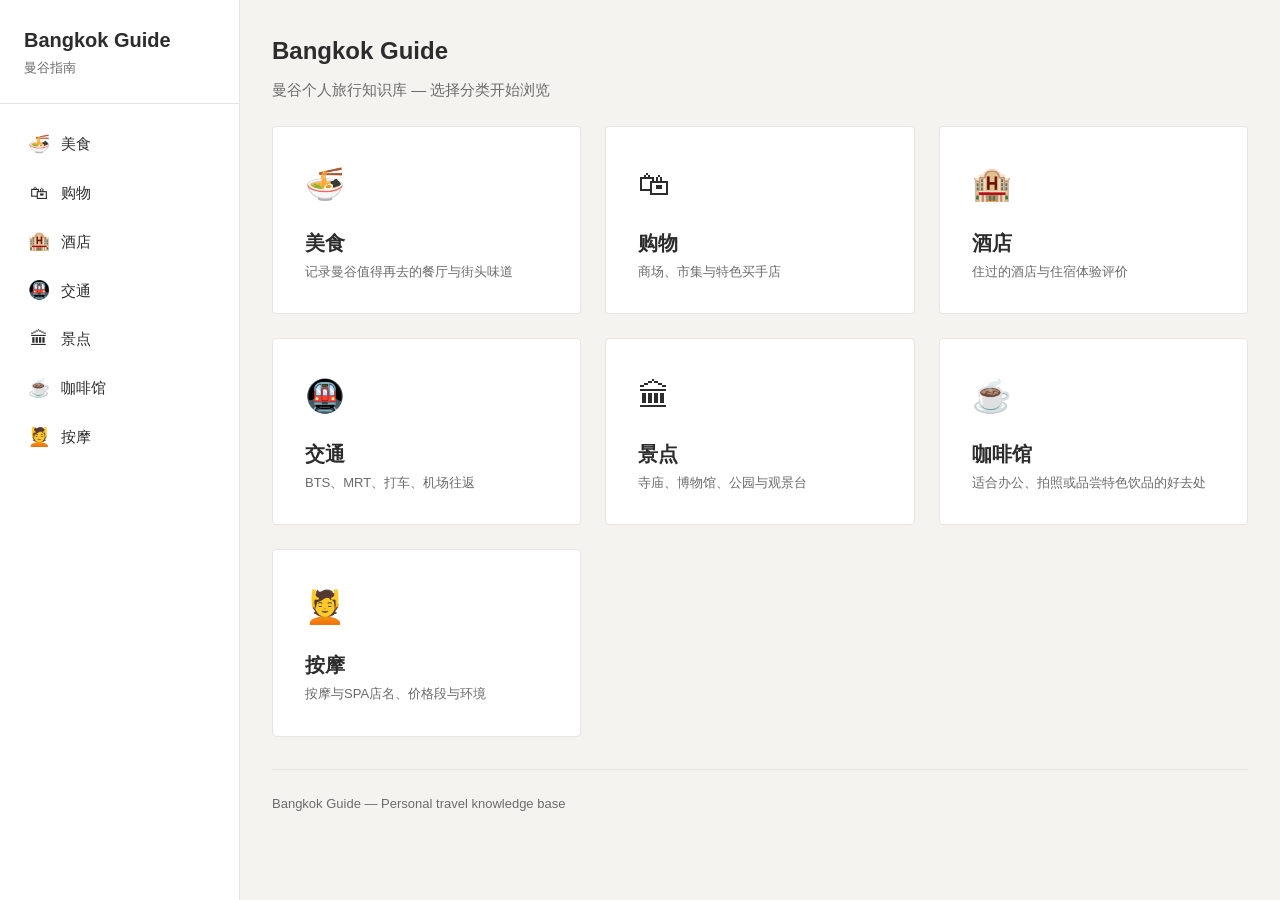
<file: index.html>
<!DOCTYPE html>
<html lang="zh-CN">
<head>
  <meta charset="UTF-8">
  <meta name="viewport" content="width=device-width, initial-scale=1.0">
  <title>Bangkok Guide</title>
  <link rel="stylesheet" href="css/layout.css">
  <link rel="stylesheet" href="css/sidebar.css">
  <link rel="stylesheet" href="css/card.css">
</head>
<body>

  <!-- Mobile Top Bar -->
  <header class="top-bar">
    <button class="hamburger" id="hamburger" aria-label="Toggle menu">☰</button>
    <span class="top-bar__title">Bangkok Guide</span>
  </header>

  <!-- Mobile Overlay -->
  <div class="sidebar-overlay" id="sidebar-overlay"></div>

  <!-- Sidebar -->
  <aside class="sidebar" id="sidebar">
    <div class="sidebar__header">
      <a href="index.html" class="sidebar__title" style="color: inherit; text-decoration: none;">Bangkok Guide</a>
      <div class="sidebar__subtitle">曼谷指南</div>
    </div>
    <ul class="sidebar-nav" id="sidebar-nav">
      <!-- Populated by sidebar.js -->
    </ul>
  </aside>

  <!-- Main Content -->
  <main class="main-content">
    <div class="main-content__header">
      <h1 class="main-content__title">Bangkok Guide</h1>
      <p class="main-content__description">曼谷个人旅行知识库 — 选择分类开始浏览</p>
    </div>

    <div class="category-grid" id="category-grid">
      <!-- Populated by app.js -->
    </div>

    <footer class="footer">
      <p>Bangkok Guide &mdash; Personal travel knowledge base</p>
    </footer>
  </main>

  <script src="js/loader.js"></script>
  <script src="js/renderer.js"></script>
  <script src="js/sidebar.js"></script>
  <script src="js/app.js"></script>
</body>
</html>
</file>
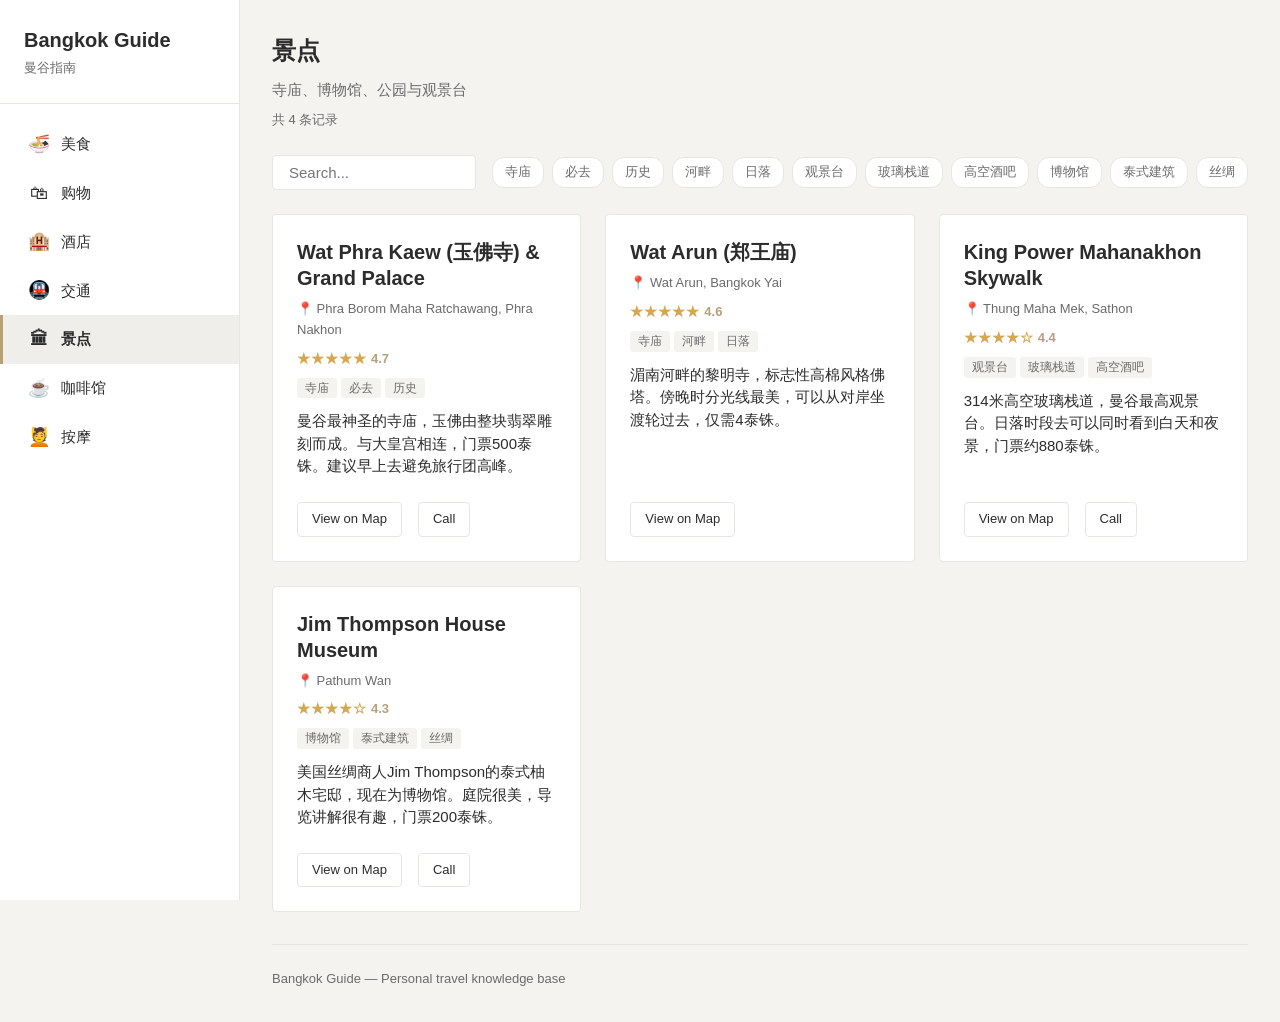
<file: pages/attractions.html>
<!DOCTYPE html>
<html lang="zh-CN">
<head>
  <meta charset="UTF-8">
  <meta name="viewport" content="width=device-width, initial-scale=1.0">
  <title>Bangkok Guide</title>
  <link rel="stylesheet" href="../css/layout.css">
  <link rel="stylesheet" href="../css/sidebar.css">
  <link rel="stylesheet" href="../css/card.css">
</head>
<body>

  <header class="top-bar">
    <button class="hamburger" id="hamburger" aria-label="Toggle menu">☰</button>
    <span class="top-bar__title" id="topbar-title">Category</span>
  </header>

  <div class="sidebar-overlay" id="sidebar-overlay"></div>

  <aside class="sidebar" id="sidebar">
    <div class="sidebar__header">
      <a href="../index.html" class="sidebar__title" style="color: inherit; text-decoration: none;">Bangkok Guide</a>
      <div class="sidebar__subtitle">曼谷指南</div>
    </div>
    <ul class="sidebar-nav" id="sidebar-nav"></ul>
  </aside>

  <main class="main-content">
    <div class="main-content__header">
      <h1 class="main-content__title" id="page-title">Category</h1>
      <p class="main-content__description" id="page-desc"></p>
      <p class="main-content__count" id="page-count"></p>
    </div>

    <div class="filter-bar" id="filter-bar">
      <input type="text" class="filter-bar__search" id="search-input" placeholder="Search..." autocomplete="off">
      <div class="filter-bar__tags" id="tag-filters"></div>
    </div>

    <div class="card-grid" id="card-grid"></div>

    <footer class="footer">
      <p>Bangkok Guide &mdash; Personal travel knowledge base</p>
    </footer>
  </main>

  <script src="../js/loader.js"></script>
  <script src="../js/renderer.js"></script>
  <script src="../js/sidebar.js"></script>
  <script src="../js/filter.js"></script>
  <script src="../js/app.js"></script>
</body>
</html>
</file>
<file: css/layout.css>
/* ==========================================================================
   Layout — Top Bar, Sidebar + Main Content, Footer
   ========================================================================== */

/* --- Reset --- */
*, *::before, *::after {
  margin: 0;
  padding: 0;
  box-sizing: border-box;
}

/* --- Variables --- */
:root {
  --color-bg: #f5f3f0;
  --color-text: #2c2c2c;
  --color-text-light: #6b6b6b;
  --color-card-bg: #ffffff;
  --color-border: #e8e6e3;
  --color-accent: #b8a07a;
  --color-accent-light: #f0eeeb;
  --color-sidebar-hover: #f0eeeb;
  --color-topbar-bg: #ffffff;

  --sidebar-width: 240px;
  --sidebar-width-tablet: 200px;
  --topbar-height: 56px;

  --font-sans: -apple-system, BlinkMacSystemFont, "Segoe UI", Roboto, sans-serif;
  --font-size-title: 20px;
  --font-size-body: 15px;
  --font-size-small: 13px;

  --space-1: 8px;
  --space-2: 16px;
  --space-3: 24px;
  --space-4: 32px;

  --radius: 4px;
}

/* --- Base --- */
html, body {
  height: 100%;
}

body {
  font-family: var(--font-sans);
  font-size: var(--font-size-body);
  line-height: 1.6;
  color: var(--color-text);
  background: var(--color-bg);
}

a {
  color: var(--color-accent);
  text-decoration: none;
}
a:hover {
  text-decoration: underline;
}

/* --- App Shell --- */
.app-shell {
  display: flex;
  min-height: 100vh;
}

/* --- Top Bar --- */
.top-bar {
  position: fixed;
  top: 0;
  left: 0;
  right: 0;
  height: var(--topbar-height);
  background: var(--color-topbar-bg);
  border-bottom: 1px solid var(--color-border);
  display: none;
  align-items: center;
  padding: 0 var(--space-2);
  z-index: 100;
}

.top-bar__title {
  font-size: var(--font-size-title);
  font-weight: 600;
}

.hamburger {
  display: none;
  background: none;
  border: none;
  font-size: 24px;
  cursor: pointer;
  padding: var(--space-1);
  margin-right: var(--space-2);
  color: var(--color-text);
}

/* --- Sidebar --- */
.sidebar {
  width: var(--sidebar-width);
  min-height: 100vh;
  background: var(--color-card-bg);
  border-right: 1px solid var(--color-border);
  padding: var(--space-3) 0;
  position: fixed;
  top: 0;
  left: 0;
  overflow-y: auto;
  z-index: 50;
}

.sidebar__header {
  padding: 0 var(--space-3) var(--space-3);
  border-bottom: 1px solid var(--color-border);
  margin-bottom: var(--space-2);
}

.sidebar__title {
  font-size: var(--font-size-title);
  font-weight: 600;
  color: var(--color-text);
}

.sidebar__subtitle {
  font-size: var(--font-size-small);
  color: var(--color-text-light);
  margin-top: 2px;
}

/* --- Main Content --- */
.main-content {
  margin-left: var(--sidebar-width);
  flex: 1;
  padding: var(--space-4);
  min-height: 100vh;
}

.main-content__header {
  margin-bottom: var(--space-3);
}

.main-content__title {
  font-size: 24px;
  font-weight: 600;
}

.main-content__description {
  font-size: var(--font-size-body);
  color: var(--color-text-light);
  margin-top: var(--space-1);
}

.main-content__count {
  font-size: var(--font-size-small);
  color: var(--color-text-light);
  margin-top: var(--space-1);
}

/* --- Footer --- */
.footer {
  margin-top: var(--space-4);
  padding-top: var(--space-3);
  border-top: 1px solid var(--color-border);
  font-size: var(--font-size-small);
  color: var(--color-text-light);
}

/* --- Filter Bar --- */
.filter-bar {
  display: flex;
  gap: var(--space-2);
  margin-bottom: var(--space-3);
  flex-wrap: wrap;
  align-items: center;
}

.filter-bar__search {
  flex: 1;
  min-width: 200px;
  padding: var(--space-1) var(--space-2);
  border: 1px solid var(--color-border);
  border-radius: var(--radius);
  font-size: var(--font-size-body);
  font-family: var(--font-sans);
  background: var(--color-card-bg);
  color: var(--color-text);
}

.filter-bar__search:focus {
  outline: none;
  border-color: var(--color-accent);
}

.filter-bar__tags {
  display: flex;
  gap: var(--space-1);
  flex-wrap: wrap;
}

.filter-bar__tag {
  padding: 4px 12px;
  border: 1px solid var(--color-border);
  border-radius: 12px;
  font-size: var(--font-size-small);
  cursor: pointer;
  background: var(--color-card-bg);
  color: var(--color-text-light);
  transition: all 0.15s;
}

.filter-bar__tag:hover {
  border-color: var(--color-accent);
  color: var(--color-text);
}

.filter-bar__tag--active {
  background: var(--color-accent);
  color: #fff;
  border-color: var(--color-accent);
}

/* --- Empty State --- */
.empty-state {
  text-align: center;
  padding: var(--space-4);
  color: var(--color-text-light);
  font-size: var(--font-size-body);
}

/* --- Responsive --- */
@media (max-width: 1023px) {
  .sidebar {
    width: var(--sidebar-width-tablet);
  }
  .main-content {
    margin-left: var(--sidebar-width-tablet);
  }
}

@media (max-width: 767px) {
  .top-bar {
    display: flex;
  }
  .hamburger {
    display: inline-block;
  }
  .sidebar {
    transform: translateX(-100%);
    transition: transform 0.2s ease;
    width: 280px;
  }
  .sidebar--open {
    transform: translateX(0);
  }
  .sidebar-overlay {
    display: none;
    position: fixed;
    inset: 0;
    background: rgba(0,0,0,0.3);
    z-index: 49;
  }
  .sidebar-overlay--visible {
    display: block;
  }
  .main-content {
    margin-left: 0;
    padding: var(--space-2);
    padding-top: calc(var(--topbar-height) + var(--space-2));
  }
}
</file>
<file: css/sidebar.css>
/* ==========================================================================
   Sidebar Navigation
   ========================================================================== */

.sidebar-nav {
  list-style: none;
  padding: 0;
}

.sidebar-nav__item {
  display: block;
}

.sidebar-nav__link {
  display: flex;
  align-items: center;
  gap: 10px;
  padding: 10px var(--space-3);
  color: var(--color-text);
  font-size: var(--font-size-body);
  text-decoration: none;
  transition: background 0.15s;
  border-left: 3px solid transparent;
}

.sidebar-nav__link:hover {
  background: var(--color-sidebar-hover);
  text-decoration: none;
}

.sidebar-nav__link--active {
  background: var(--color-sidebar-hover);
  border-left-color: var(--color-accent);
  font-weight: 600;
}

.sidebar-nav__icon {
  font-size: 18px;
  width: 24px;
  text-align: center;
  flex-shrink: 0;
}
</file>
<file: css/card.css>
/* ==========================================================================
   Card Grid & Card Component
   ========================================================================== */

.card-grid {
  display: grid;
  grid-template-columns: repeat(3, 1fr);
  gap: var(--space-3);
}

/* --- Card --- */
.card {
  background: var(--color-card-bg);
  border: 1px solid var(--color-border);
  border-radius: var(--radius);
  padding: var(--space-3);
  display: flex;
  flex-direction: column;
  gap: 8px;
}

.card__name {
  font-size: var(--font-size-title);
  font-weight: 600;
  color: var(--color-text);
  line-height: 1.3;
}

.card__location {
  font-size: var(--font-size-small);
  color: var(--color-text-light);
  display: flex;
  align-items: center;
  gap: 4px;
}

.card__rating {
  display: flex;
  align-items: center;
  gap: 4px;
  font-size: var(--font-size-small);
  color: var(--color-accent);
  font-weight: 600;
}

.card__rating-stars {
  color: #d4a853;
  letter-spacing: 1px;
}

.card__tags {
  display: flex;
  flex-wrap: wrap;
  gap: 4px;
}

.card__tag {
  display: inline-block;
  padding: 2px 8px;
  font-size: 12px;
  color: var(--color-text-light);
  background: var(--color-bg);
  border-radius: 3px;
  line-height: 1.4;
}

.card__notes {
  font-size: var(--font-size-body);
  color: var(--color-text);
  line-height: 1.5;
  margin-top: 4px;
}

.card__actions {
  display: flex;
  gap: var(--space-2);
  margin-top: auto;
  padding-top: var(--space-2);
}

.card__btn {
  display: inline-flex;
  align-items: center;
  gap: 4px;
  padding: 6px 14px;
  font-size: var(--font-size-small);
  font-family: var(--font-sans);
  border: 1px solid var(--color-border);
  border-radius: var(--radius);
  background: var(--color-card-bg);
  color: var(--color-text);
  cursor: pointer;
  text-decoration: none;
  transition: background 0.15s;
}

.card__btn:hover {
  background: var(--color-sidebar-hover);
  text-decoration: none;
}

/* Hide card when filtered out */
.card--hidden {
  display: none;
}

/* --- Home Page: Category Grid --- */
.category-grid {
  display: grid;
  grid-template-columns: repeat(auto-fill, minmax(280px, 1fr));
  gap: var(--space-3);
  margin-top: var(--space-3);
}

.category-tile {
  display: block;
  background: var(--color-card-bg);
  border: 1px solid var(--color-border);
  border-radius: var(--radius);
  padding: var(--space-4);
  text-decoration: none;
  color: var(--color-text);
  transition: border-color 0.15s;
}

.category-tile:hover {
  border-color: var(--color-accent);
  text-decoration: none;
}

.category-tile__icon {
  font-size: 32px;
  margin-bottom: var(--space-2);
}

.category-tile__name {
  font-size: var(--font-size-title);
  font-weight: 600;
  margin-bottom: 4px;
}

.category-tile__desc {
  font-size: var(--font-size-small);
  color: var(--color-text-light);
  line-height: 1.4;
}

/* --- Responsive: Card Grid --- */
@media (max-width: 1023px) {
  .card-grid {
    grid-template-columns: repeat(2, 1fr);
  }
}

@media (max-width: 767px) {
  .card-grid {
    grid-template-columns: 1fr;
  }
}
</file>
